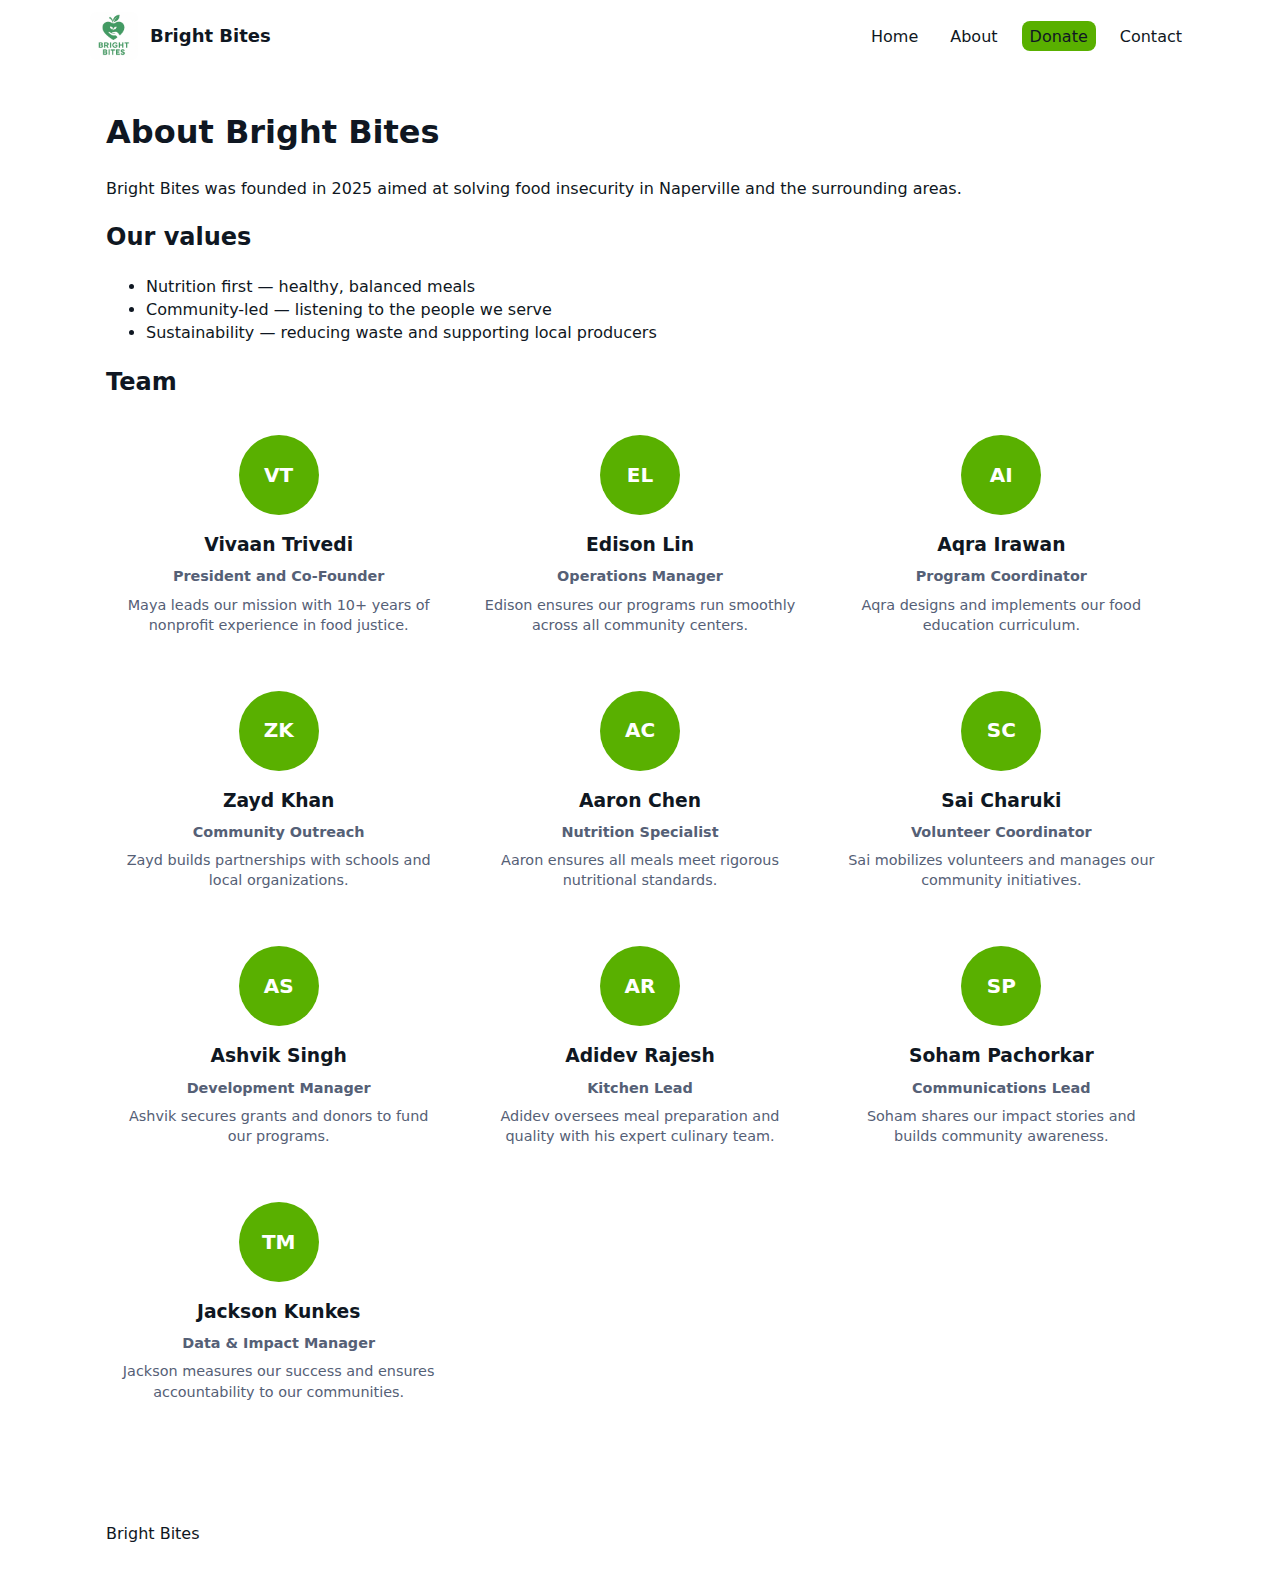
<file: about.html>
<!doctype html>
<html lang="en">
<head>
  <meta charset="utf-8" />
  <meta name="viewport" content="width=device-width,initial-scale=1" />
  <title>About — Bright Bites</title>
  <link rel="stylesheet" href="styles.css" />
</head>
<body>
  <a class="skip-link" href="#main">Skip to content</a>

  <header class="site-header">
    <div class="container header-inner">
      <div class="brand">
        <img src="brightbrites.png" alt="Bright Bites logo" class="logo" />
        <span class="site-title">Bright Bites</span>
      </div>

      <div class="header-controls">
        <button id="nav-toggle" aria-expanded="false" aria-controls="site-nav" class="nav-toggle">
          <span class="sr-only">Open menu</span>
          ☰
        </button>
      </div>

      <nav id="site-nav" class="site-nav" role="navigation" aria-label="Main navigation">
        <ul>
          <li><a href="index.html">Home</a></li>
          <li><a href="about.html" aria-current="page">About</a></li>
          <li><a href="donate.html" class="donate-link">Donate</a></li>
          <li><a href="contact.html">Contact</a></li>
        </ul>
      </nav>
    </div>
  </header>

  <main id="main" class="container">
    <h1>About Bright Bites</h1>
    <p>Bright Bites was founded in 2025 aimed at solving food insecurity in Naperville and the surrounding areas.</p>

    <h2>Our values</h2>
    <ul>
      <li>Nutrition first — healthy, balanced meals</li>
      <li>Community-led — listening to the people we serve</li>
      <li>Sustainability — reducing waste and supporting local producers</li>
    </ul>

    <h2>Team</h2>
    <div class="grid cards">
      <div class="team-member">
        <div class="member-avatar">VT</div>
        <h3>Vivaan Trivedi</h3>
        <p class="member-role">President and Co-Founder</p>
        <p>Maya leads our mission with 10+ years of nonprofit experience in food justice.</p>
      </div>
      <div class="team-member">
        <div class="member-avatar">EL</div>
        <h3>Edison Lin</h3>
        <p class="member-role">Operations Manager</p>
        <p>Edison ensures our programs run smoothly across all community centers.</p>
      </div>
      <div class="team-member">
        <div class="member-avatar">AI</div>
        <h3>Aqra Irawan</h3>
        <p class="member-role">Program Coordinator</p>
        <p>Aqra designs and implements our food education curriculum.</p>
      </div>
      <div class="team-member">
        <div class="member-avatar">ZK</div>
        <h3>Zayd Khan</h3>
        <p class="member-role">Community Outreach</p>
        <p>Zayd builds partnerships with schools and local organizations.</p>
      </div>
      <div class="team-member">
        <div class="member-avatar">AC</div>
        <h3>Aaron Chen</h3>
        <p class="member-role">Nutrition Specialist</p>
        <p>Aaron ensures all meals meet rigorous nutritional standards.</p>
      </div>
      <div class="team-member">
        <div class="member-avatar">SC</div>
        <h3>Sai Charuki</h3>
        <p class="member-role">Volunteer Coordinator</p>
        <p>Sai mobilizes volunteers and manages our community initiatives.</p>
      </div>
      <div class="team-member">
        <div class="member-avatar">AS</div>
        <h3>Ashvik Singh</h3>
        <p class="member-role">Development Manager</p>
        <p>Ashvik secures grants and donors to fund our programs.</p>
      </div>
      <div class="team-member">
        <div class="member-avatar">AR</div>
        <h3>Adidev Rajesh</h3>
        <p class="member-role">Kitchen Lead</p>
        <p>Adidev oversees meal preparation and quality with his expert culinary team.</p>
      </div>
      <div class="team-member">
        <div class="member-avatar">SP</div>
        <h3>Soham Pachorkar</h3>
        <p class="member-role">Communications Lead</p>
        <p>Soham shares our impact stories and builds community awareness.</p>
      </div>
      <div class="team-member">
        <div class="member-avatar">TM</div>
        <h3>Jackson Kunkes</h3>
        <p class="member-role">Data & Impact Manager</p>
        <p>Jackson measures our success and ensures accountability to our communities.</p>
      </div>
    </div>
  </main>

  <footer class="site-footer">
    <div class="container footer-inner">
      <div class="footer-brand"><p>Bright Bites</p></div>
    </div>
  </footer>

  <script src="script.js" defer></script>
</body>
</html>
</file>
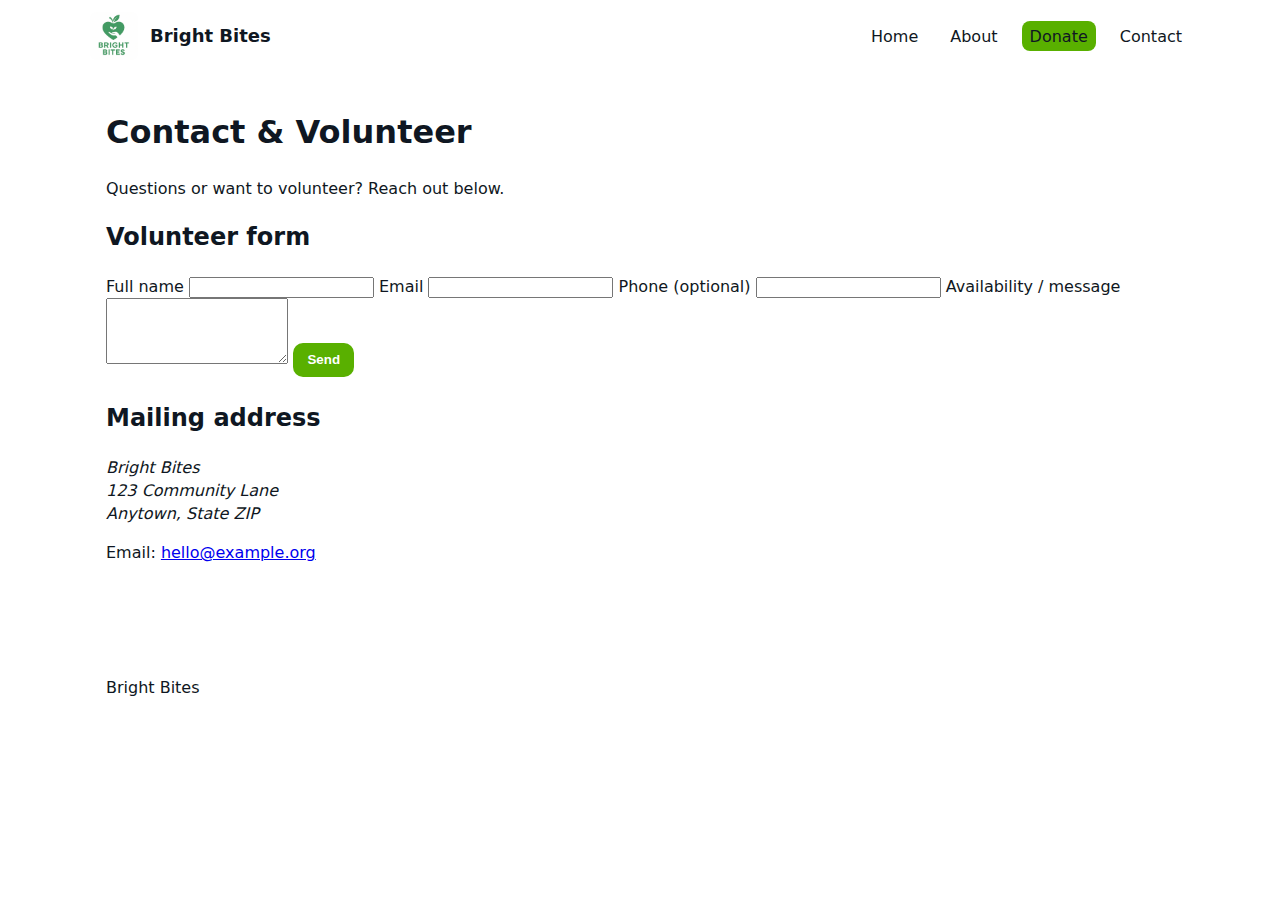
<file: contact.html>
<!doctype html>
<html lang="en">
<head>
  <meta charset="utf-8" />
  <meta name="viewport" content="width=device-width,initial-scale=1" />
  <title>Contact — Bright Bites</title>
  <link rel="stylesheet" href="styles.css" />
</head>
<body>
  <a class="skip-link" href="#main">Skip to content</a>

  <header class="site-header">
    <div class="container header-inner">
      <div class="brand">
        <img src="brightbrites.png" alt="Bright Bites logo" class="logo" />
        <span class="site-title">Bright Bites</span>
      </div>

      <div class="header-controls">
        <button id="nav-toggle" aria-expanded="false" aria-controls="site-nav" class="nav-toggle">
          <span class="sr-only">Open menu</span>
          ☰
        </button>
      </div>

      <nav id="site-nav" class="site-nav" role="navigation" aria-label="Main navigation">
        <ul>
          <li><a href="index.html">Home</a></li>
          <li><a href="about.html">About</a></li>
          <li><a href="donate.html" class="donate-link">Donate</a></li>
          <li><a href="contact.html" aria-current="page">Contact</a></li>
        </ul>
      </nav>
    </div>
  </header>

  <main id="main" class="container">
    <h1>Contact & Volunteer</h1>
    <p>Questions or want to volunteer? Reach out below.</p>

    <section id="volunteer">
      <h2>Volunteer form</h2>
      <form action="https://formspree.io/f/your-form-id" method="POST">
        <label>
          Full name
          <input type="text" name="name" required />
        </label>
        <label>
          Email
          <input type="email" name="email" required />
        </label>
        <label>
          Phone (optional)
          <input type="tel" name="phone" />
        </label>
        <label>
          Availability / message
          <textarea name="message" rows="4"></textarea>
        </label>
        <button class="btn btn-primary" type="submit">Send</button>
      </form>
    </section>

    <section style="margin-top:1.5rem">
      <h2>Mailing address</h2>
      <address>
        Bright Bites<br>
        123 Community Lane<br>
        Anytown, State ZIP
      </address>
      <p>Email: <a href="mailto:hello@example.org">hello@example.org</a></p>
    </section>
  </main>

  <footer class="site-footer">
    <div class="container footer-inner"><div class="footer-brand"><p>Bright Bites</p></div></div>
  </footer>

  <script src="script.js" defer></script>
</body>
</html>
</file>
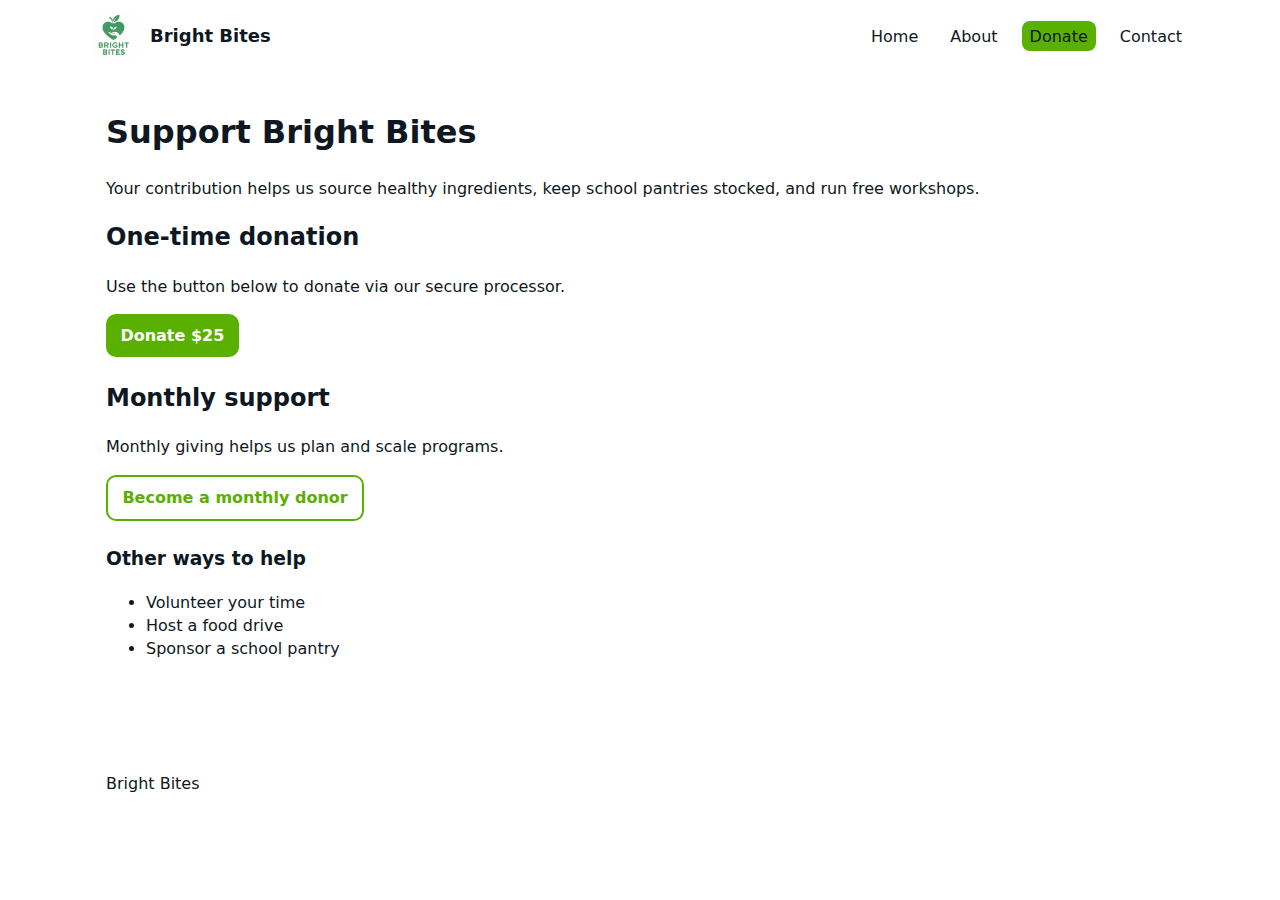
<file: donate.html>
<!doctype html>
<html lang="en">
<head>
  <meta charset="utf-8" />
  <meta name="viewport" content="width=device-width,initial-scale=1" />
  <title>Donate — Bright Bites</title>
  <link rel="stylesheet" href="styles.css" />
</head>
<body>
  <a class="skip-link" href="#main">Skip to content</a>

  <header class="site-header">
    <div class="container header-inner">
      <div class="brand">
        <img src="brightbrites.png" alt="Bright Bites logo" class="logo" />
        <span class="site-title">Bright Bites</span>
      </div>

      <div class="header-controls">
        <button id="nav-toggle" aria-expanded="false" aria-controls="site-nav" class="nav-toggle">
          <span class="sr-only">Open menu</span>
          ☰
        </button>
      </div>

      <nav id="site-nav" class="site-nav" role="navigation" aria-label="Main navigation">
        <ul>
          <li><a href="index.html">Home</a></li>
          <li><a href="about.html">About</a></li>
          <li><a href="donate.html" aria-current="page" class="donate-link">Donate</a></li>
          <li><a href="contact.html">Contact</a></li>
        </ul>
      </nav>
    </div>
  </header>

  <main id="main" class="container">
    <h1>Support Bright Bites</h1>
    <p>Your contribution helps us source healthy ingredients, keep school pantries stocked, and run free workshops.</p>

    <section class="donation-options">
      <h2>One-time donation</h2>
      <p>Use the button below to donate via our secure processor.</p>
      <a href="https://example.org/donate" class="btn btn-primary">Donate $25</a>

      <h2 style="margin-top:1.5rem">Monthly support</h2>
      <p>Monthly giving helps us plan and scale programs.</p>
      <a href="https://example.org/donate" class="btn btn-secondary">Become a monthly donor</a>

      <h3 style="margin-top:1.5rem">Other ways to help</h3>
      <ul>
        <li>Volunteer your time</li>
        <li>Host a food drive</li>
        <li>Sponsor a school pantry</li>
      </ul>
    </section>
  </main>

  <footer class="site-footer">
    <div class="container footer-inner"><div class="footer-brand"><p>Bright Bites</p></div></div>
  </footer>

  <script src="script.js" defer></script>
</body>
</html>
</file>
<file: styles.css>
:root{
  --bg:#ffffff;
  --surface:#ffffff;
  --text:#0f1722;
  --muted:#556076;
  --primary:#59b000; /* Bright Bites green */
  --primary-600:#468000;
  --accent:#8ed321;
  --radius:12px;
  --container:1100px;
  --gap:1.25rem;
  font-family: "Inter", system-ui, -apple-system, "Segoe UI", Roboto, "Helvetica Neue", Arial;
  color-scheme: light;
  transition: background-color 250ms ease, color 250ms ease;
}

[data-theme="dark"]{
  --bg:#07111a;
  --surface:#0b1520;
  --text:#e6eef8;
  --muted:#9fb0c8;
  --primary:#6bce1a;
  --primary-600:#59b000;
  --accent:#8ed321;
  color-scheme: dark;
}

/* Respect user system preference initially if no explicit selection */
@media (prefers-color-scheme: dark) {
  :root:not([data-theme]){
    --bg:#07111a;
    --surface:#0b1520;
    --text:#e6eef8;
    --muted:#9fb0c8;
    --primary:#6bce1a;
    --primary-600:#59b000;
    --accent:#8ed321;
    color-scheme: dark;
  }
}

*{box-sizing:border-box}
html,body{height:100%}
body{
  margin:0;
  background:var(--bg);
  color:var(--text);
  line-height:1.45;
  -webkit-font-smoothing:antialiased;
  -moz-osx-font-smoothing:grayscale;
  font-size:16px;
  transition: background-color 250ms ease, color 250ms ease;
}

.container{max-width:var(--container);margin:0 auto;padding:1rem}

.skip-link{
  position:absolute;left:-999px;top:auto;width:1px;height:1px;overflow:hidden;
}
.skip-link:focus{left:0;top:0;width:auto;height:auto;background:#000;color:#fff;padding:.5rem 1rem;z-index:1000}

.header-inner{display:flex;align-items:center;justify-content:space-between;padding:0.75rem 0}
.brand{display:flex;align-items:center;gap:0.75rem}
.logo{width:48px;height:48px;border-radius:8px;object-fit:cover}
.site-title{font-weight:800;font-size:1.125rem}

.header-controls{display:flex;align-items:center;gap:.5rem}

/* Nav */
.nav-toggle{display:none;background:transparent;border:0;font-size:1.25rem;color:var(--text)}
.site-nav ul{list-style:none;margin:0;padding:0;display:flex;gap:1rem;align-items:center}
.site-nav a{text-decoration:none;color:var(--text);padding:.35rem .5rem;border-radius:8px}
.site-nav a:hover,.site-nav a:focus{background:rgba(255,255,255,0.03)}

/* Donate link uses primary color on both themes */
.donate-link{background:var(--primary);color:white;padding:.5rem .75rem;border-radius:8px}

.hero{padding:2rem 0;background:linear-gradient(180deg,var(--surface) 0%,var(--surface) 60%);border-bottom:1px solid rgba(255,255,255,0.03)}
.hero-inner{display:grid;grid-template-columns:1fr 420px;gap:2rem;align-items:center}
.hero-copy h1{font-size:clamp(1.6rem,3.5vw,2.5rem);margin:0 0 .5rem}
.lead{color:var(--muted);margin:0 0 1rem}
.hero-ctas{display:flex;gap:.75rem;flex-wrap:wrap}
.btn{display:inline-block;text-decoration:none;border:0;padding:.6rem .9rem;border-radius:10px;cursor:pointer;font-weight:600}
.btn-primary{background:var(--primary);color:#fff}
.btn-secondary{background:transparent;border:2px solid var(--primary);color:var(--primary)}

.hero-image img{width:100%;height:auto;border-radius:16px;box-shadow:0 8px 30px rgba(15,23,34,0.08)}

.programs{padding:2rem 0}
.grid.cards{display:grid;grid-template-columns:repeat(3,1fr);gap:1rem}
.card{background:var(--surface);border-radius:14px;padding:1rem;box-shadow:0 6px 18px rgba(0,0,0,0.05)}
.card h3{margin-top:0}

.impact{padding:2rem 0;background:linear-gradient(180deg, transparent, rgba(0,0,0,0.02));border-top:1px solid rgba(255,255,255,0.03)}
.grid.stats{display:flex;gap:1rem;justify-content:space-between;margin:1rem 0}
.stat{flex:1;background:linear-gradient(180deg,transparent,transparent);padding:1rem;border-radius:12px;text-align:center;box-shadow:0 6px 18px rgba(0,0,0,0.04)}
.stat strong{display:block;font-size:1.5rem;color:var(--primary-600)}

.cta-row{display:flex;gap:1rem;align-items:center;justify-content:space-between;margin-top:1rem}

.newsletter{padding:1.25rem 0}
.newsletter-form{display:flex;gap:.5rem;max-width:560px}
.newsletter-form input{flex:1;padding:.6rem .75rem;border-radius:10px;border:1px solid rgba(0,0,0,0.08);background:transparent;color:var(--text)}
.newsletter-form button{border-radius:10px}

.site-footer{padding:2rem 0;background:var(--surface);color:var(--text);margin-top:2rem}
.footer-inner{display:flex;justify-content:space-between;align-items:center;gap:1rem}
.footer-brand p{margin:0}
.footer-links ul{list-style:none;margin:0;padding:0;display:flex;gap:.75rem}
.footer-links a{color:inherit;text-decoration:none;opacity:.9}
.footer-links a:hover{opacity:1}
.legal{padding-top:1rem;color:var(--muted);text-align:center}

/* Responsive */
@media (max-width:900px){
  .hero-inner{grid-template-columns:1fr}
  .grid.cards{grid-template-columns:1fr}
  .grid.stats{flex-direction:column}
  .nav-toggle{display:block}
  .site-nav{position:absolute;right:1rem;top:64px;background:var(--surface);padding:1rem;border-radius:12px;box-shadow:0 8px 24px rgba(0,0,0,0.12);display:none}
  .site-nav.open{display:block}
}
.sr-only{position:absolute;width:1px;height:1px;padding:0;margin:-1px;overflow:hidden;clip:rect(0,0,0,0);white-space:nowrap;border:0}

/* Team member profiles */
.team-member{text-align:center;padding:1rem}
.member-avatar{width:80px;height:80px;margin:0 auto 1rem;background:var(--primary);color:white;border-radius:50%;display:flex;align-items:center;justify-content:center;font-weight:800;font-size:1.25rem}
.team-member h3{margin:0.5rem 0 0.25rem;color:var(--text)}
.member-role{color:var(--primary);font-weight:600;margin:0 0 0.5rem;font-size:0.9rem}
.team-member p{margin:0.5rem 0;color:var(--muted);font-size:0.9rem;line-height:1.4}
</file>
